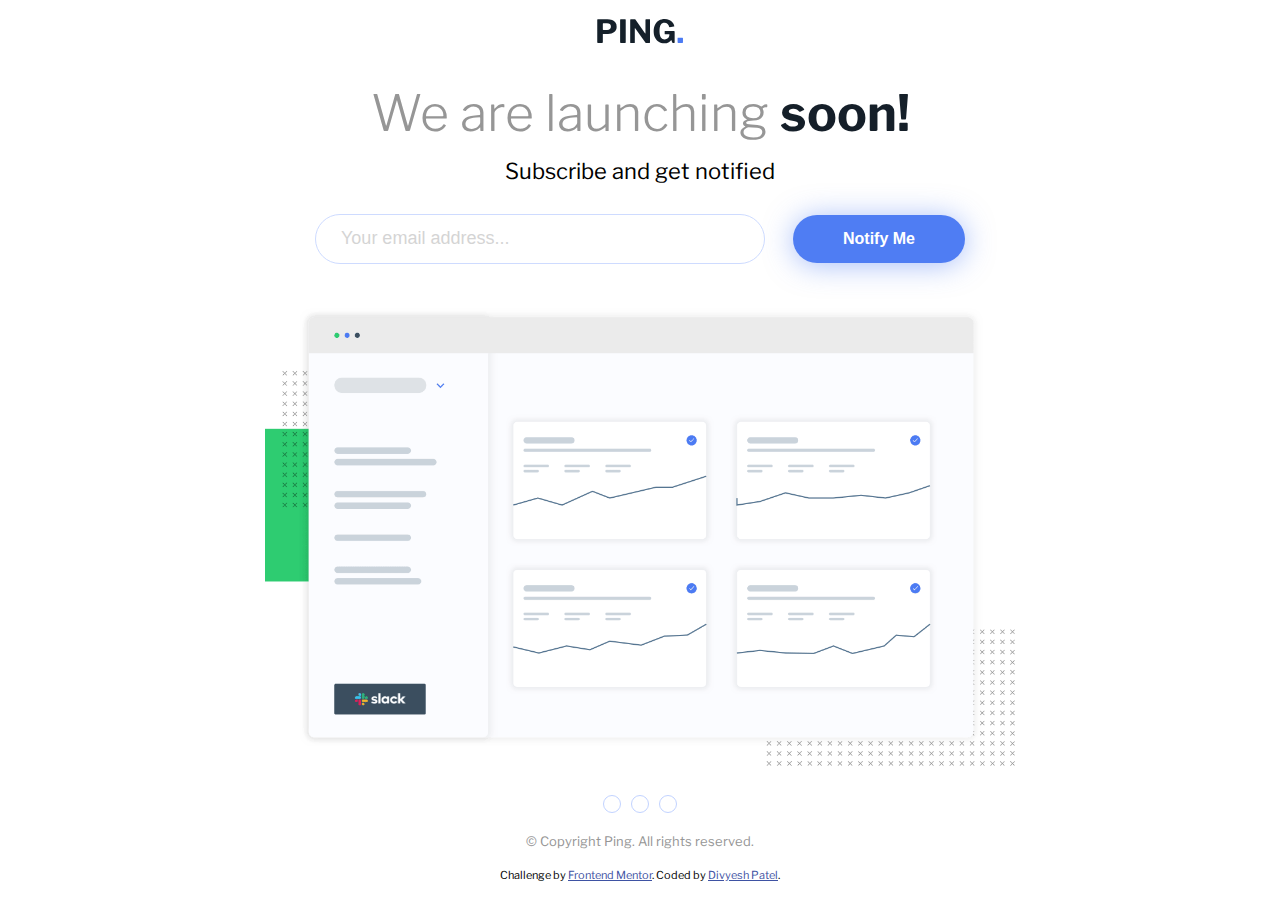
<file: coming soon page/index.html>
<!DOCTYPE html>
<html lang="en">
  <head>
    <meta charset="UTF-8" />
    <meta name="viewport" content="width=device-width, initial-scale=1.0" />
    <!-- displays site properly based on user's device -->

    <link
      rel="icon"
      type="image/png"
      sizes="32x32"
      href="./images/favicon-32x32.png"
    />
    <link
      rel="stylesheet"
      href="https://cdnjs.cloudflare.com/ajax/libs/font-awesome/6.2.1/css/all.min.css"
      integrity="sha512-MV7K8+y+gLIBoVD59lQIYicR65iaqukzvf/nwasF0nqhPay5w/9lJmVM2hMDcnK1OnMGCdVK+iQrJ7lzPJQd1w=="
      crossorigin="anonymous"
      referrerpolicy="no-referrer"
    />
    <title>Frontend Mentor | Ping coming soon page</title>
    <link rel="stylesheet" href="style.css" />
  </head>
  <body>
    <div class="container">
      <div class="upper">
        <div class="logo">
          <img src="./images/logo.svg" alt="" />
        </div>
        <h2 class="heading">We are launching <span>soon!</span></h2>
        <p class="lead">Subscribe and get notified</p>
        <div class="input-session">
          <input
            type="text"
            name="email"
            id="email"
            placeholder="Your email address..."
          />
          <button class="btn" type="submit">Notify Me</button>
        </div>
      </div>

      <div class="lower">
        <div class="img">
          <img src="./images/illustration-dashboard.png" alt="" />
        </div>
        <div class="socials">
          <i class="fa-brands fa-facebook-f"></i>
          <i class="fa-brands fa-twitter"></i>
          <i class="fa-brands fa-instagram"></i>
        </div>
        <div class="copyright">
          <p class="lead-copy">&copy; Copyright Ping. All rights reserved.</p>
        </div>
      </div>
      <footer>
        <p class="attribution">
          Challenge by
          <a href="https://www.frontendmentor.io?ref=challenge" target="_blank"
            >Frontend Mentor</a
          >. Coded by <a href="https://github.com/DivyeshPatel007">Divyesh Patel</a>.
        </p>
      </footer>
    </div>

   
  </body>
</html>
</file>
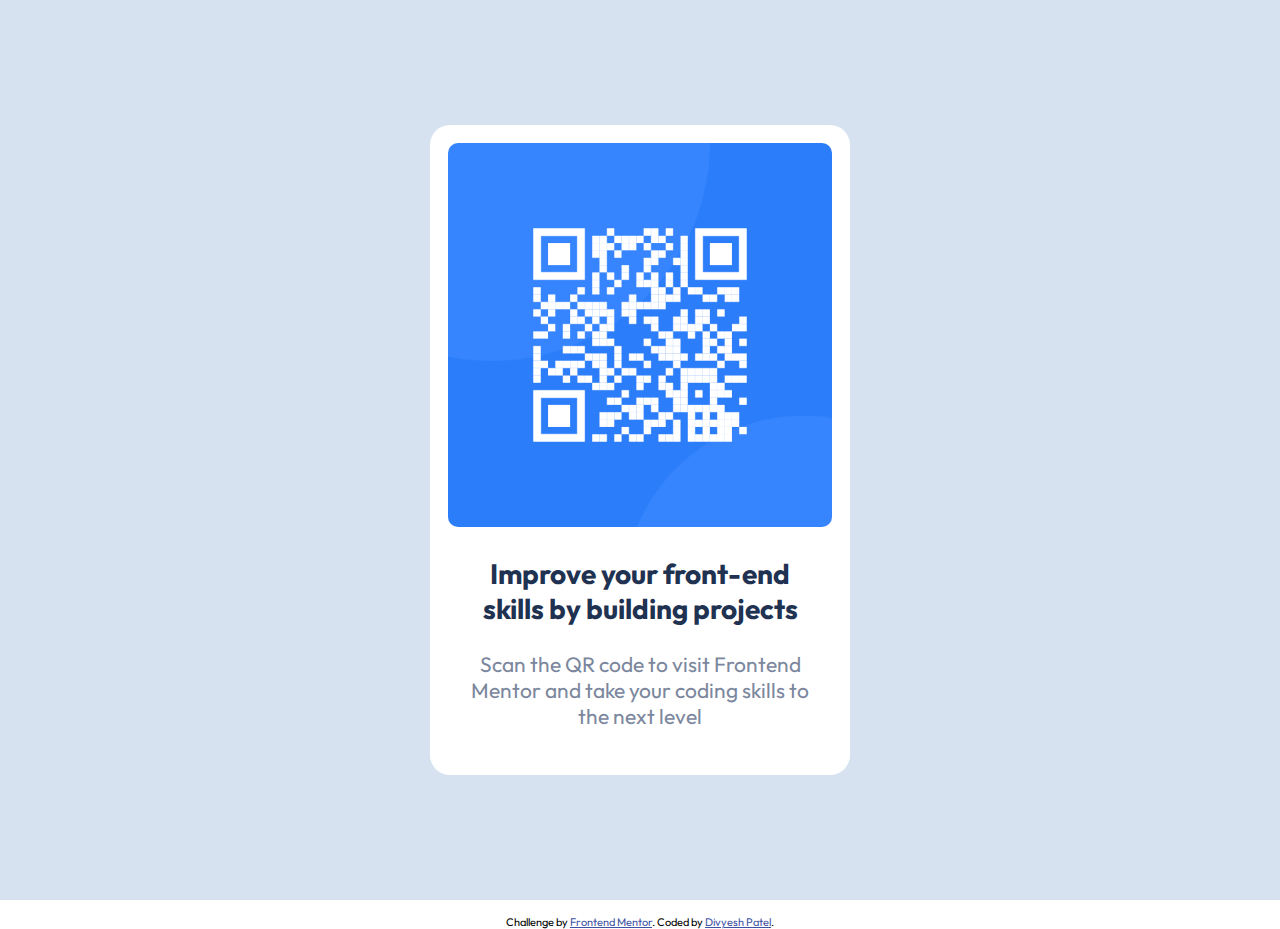
<file: QR Code Component/index.html>
<!DOCTYPE html>
<html lang="en">
<head>
  <meta charset="UTF-8">
  <meta name="viewport" content="width=device-width, initial-scale=1.0"> <!-- displays site properly based on user's device -->

  <link rel="icon" type="image/png" sizes="32x32" href="./images/favicon-32x32.png">
  <link rel="stylesheet" href="./style.css">
  
  <title>Frontend Mentor | QR code component</title>

  <!-- Feel free to remove these styles or customise in your own stylesheet 👍 -->
  
</head>
<body>


  <div class="container">
    <div class="card">
      <div class="img">
        <img src="./images/image-qr-code.png" alt="OR Code">
      </div>
      <div class="text">
        <h1 class="heading">
          Improve your front-end skills by building projects
        </h1>
        <p class="lead">Scan the QR code to visit Frontend Mentor and take your coding skills to the next level</p>
      </div>

    </div>
  </div>




 

  
  
  <div class="attribution">
    Challenge by <a href="https://www.frontendmentor.io?ref=challenge" target="_blank">Frontend Mentor</a>. 
    Coded by <a href="#">Divyesh Patel</a>.
  </div>
</body>
</html>
</file>
<file: coming soon page/style.css>
@import url('https://fonts.googleapis.com/css2?family=Libre+Franklin:wght@300;600;700&display=swap');
:root {
  --Blue: hsl(223, 87%, 63%);
  --Pale-Blue: hsl(223, 100%, 88%);
  --Light-Red: hsl(354, 100%, 66%);
  --Gray: hsl(0, 0%, 59%);
  --Very-Dark-Blue: hsl(209, 33%, 12%);
}

* {
  margin: 0;
  padding: 0;
  box-sizing: border-box;
}
body{
    font-family: 'Libre Franklin',sans-serif;
}

img{
    object-fit: contain;
    width: 100%;
}
.container {
  width: 100%;
  height: 100vh;
  display: flex;
  flex-direction: column;
  align-items: center;
  justify-content: space-evenly;
}
.upper {
    display: flex;
    flex-direction: column;
    align-items: center;
    gap: 15px;
  text-align: center;
}
.logo{
    margin-bottom: 20px;
}
.heading{
font-size: 50px;
font-weight: 300;
color: var(--Gray);
}
.heading span{
    color: var(--Very-Dark-Blue);
    font-weight: 700;
}
.lead{
    font-size: 22px;
    margin-bottom: 15px;
}
#email{
    width: 450px;
    height: 50px;
    border-radius: 25px;
    border: 1.8px solid var(--Pale-Blue);
    opacity: 0.8;
}
#email::placeholder{
    padding-left: 25px;
    font-size: 18px;
    color: var(--Gray);
    opacity: 0.5;
    font-weight: 300;
}
.btn{
    border-radius: 25px;
    padding: 15px 50px;
    margin-left: 25px;
    border: none;
    background: var(--Blue);
    box-shadow: hsla(223, 87%, 63%, 0.5) 0px 2px 29px 0px;
    color: #fff;
    font-size: 16px;
    font-weight: 600;
}
.lower{
display: flex;
flex-direction: column;
align-items: center;

}
.socials{
    display: flex;
    align-items: center;
    justify-content: space-between;
    gap: 10px;
    margin-bottom: 20px;
}
.socials i{
    font-size: 15px;
    padding: 8px;
    border-radius: 50%;
     border: 1.8px solid var(--Pale-Blue); 
     color: var(--Blue);
}
.lower .img{
    width: 750px;
    margin: 25px 0;
}

.lead-copy{
    font-size: 13px;
    color: var(--Gray);
}






.attribution {
  font-size: 11px;
  text-align: center;
}
.attribution a {
  color: hsl(228, 45%, 44%);
}


@media (max-width:375px) {



.container{
    padding: 0 20px;
}
  
   .upper{
    width: 380px;
    padding: 0 60px;
   }
   .heading{
    font-size: 22px;
   }
   .lead{
    font-size: 15px;
   }
   #email{
    width: 100%;
   }
   .btn{
    width: 100%;
    margin-left: 0;
    margin-top: 10px;
   }
   .lower{
    padding: 0 60px;
    margin-bottom: 50px;
   }
   .lower .img{
    width: 400px;
    padding: 0 50px;
    margin-bottom: 150px;
   }
   
    
}
</file>
<file: QR Code Component/style.css>
@import url("https://fonts.googleapis.com/css2?family=Outfit:wght@400;700&display=swap");
:root {
  --background-color: hsl(212, 45%, 89%);
  --card-bg-color: hsl(0, 0%, 100%);
  --grayish-blue: hsl(220, 15%, 55%);
  --dark-blue: hsl(218, 44%, 22%);
}

* {
  margin: 0;
  padding: 0;
  box-sizing: border-box;
}

body {
  font-family: "Outfit", sans-serif;
}
img {
  object-fit: contain;
  width: 100%;
  border-radius: 10px;
}
.container {
  width: 100%;
  height: 100vh;
  background-color: var(--background-color);
  display: grid;
  place-content: center;
}

.card {
  background-color: var(--card-bg-color);
  padding: 18px;
  width: 420px;
  height: 650px;
  border-radius: 20px;
  display: flex;
  flex-direction: column;
  align-items: center;
}
.text {
  text-align: center;
  padding: 0 10px;
}
.heading {
  color: var(--dark-blue);
  font-size: 28px;
  font-weight: 700;
  text-align: center;
  margin: 25px 0;
}
.lead {
  color: var(--grayish-blue);
  font-size: 21px;
  font-weight: 400;
}

@media (max-width: 375px) {
  .card {
    width: 300px;
    height: 475px;
  }
  .heading {
    font-size: 20px;
  }
  .lead {
    font-size: 15px;
  }
}

.attribution {
  font-size: 11px;
  text-align: center;
  margin-top: 15px;
}
.attribution a {
  color: hsl(228, 45%, 44%);
}
</file>
